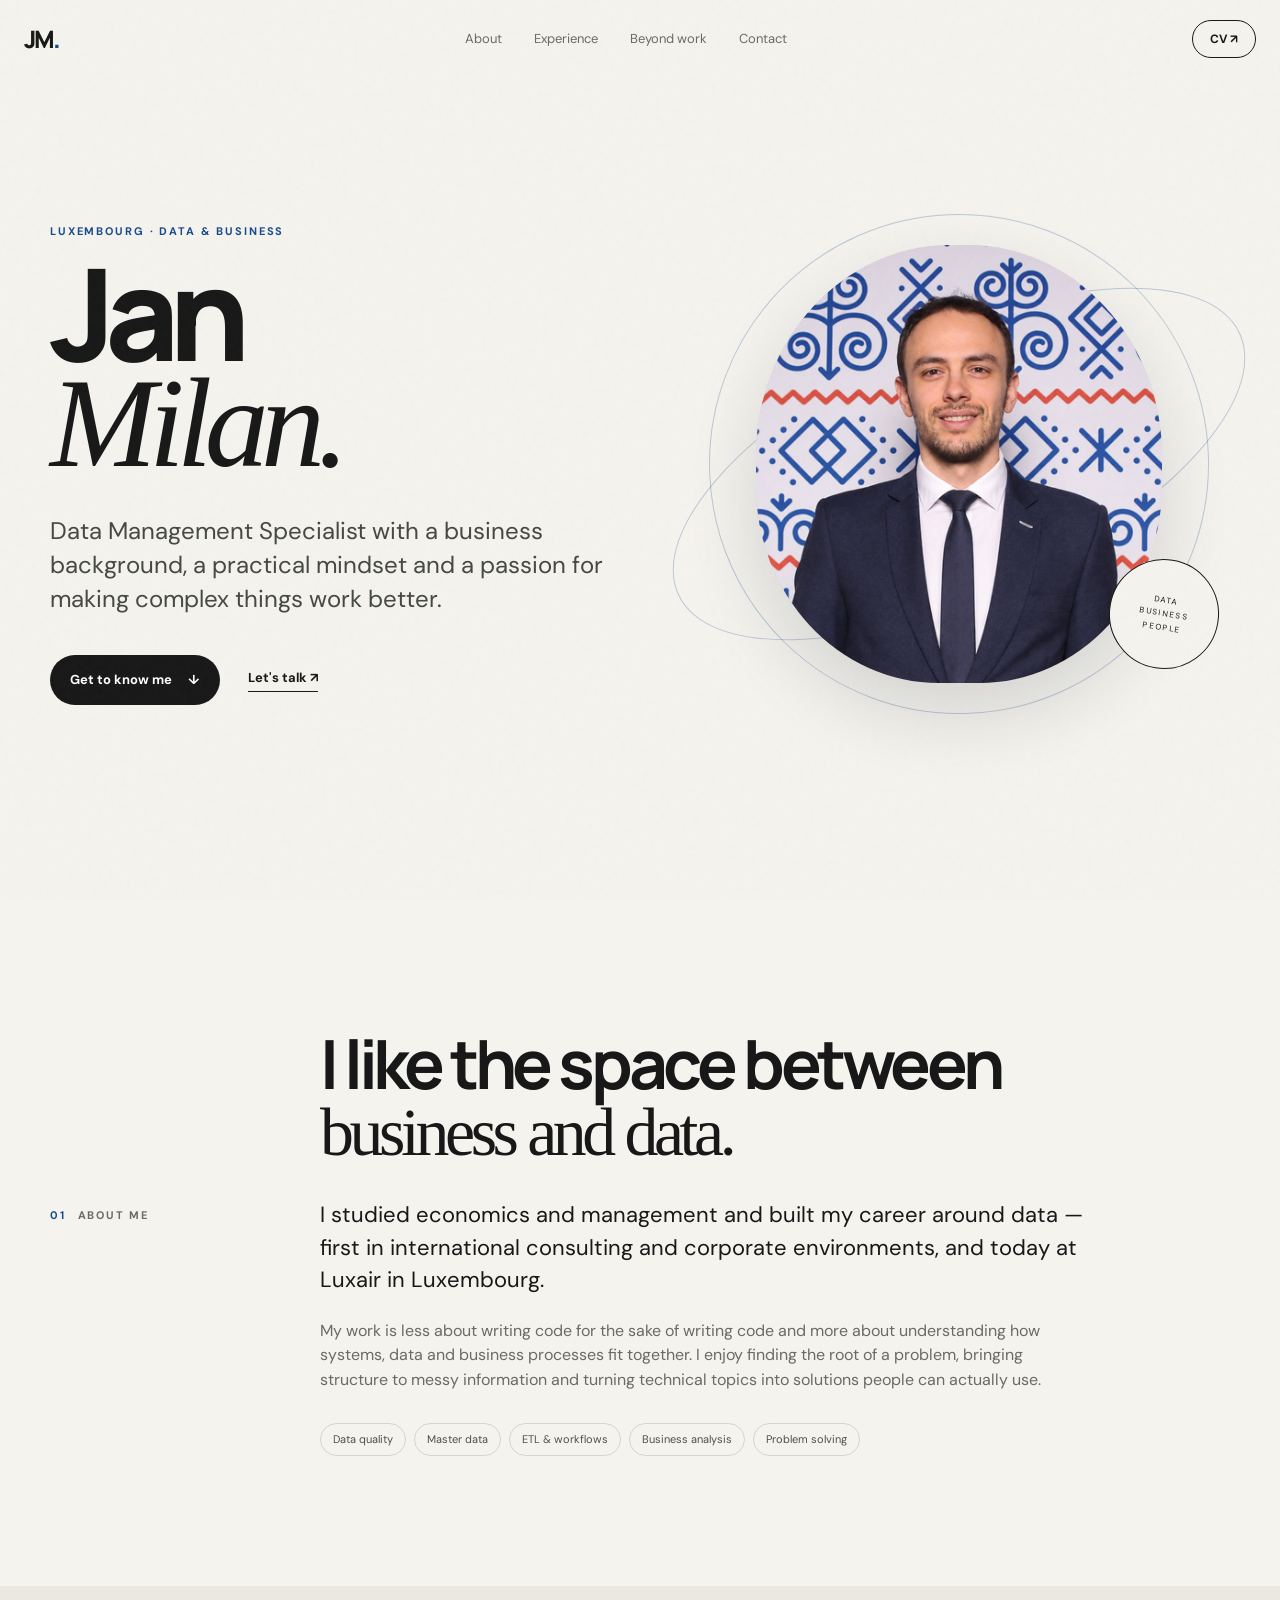
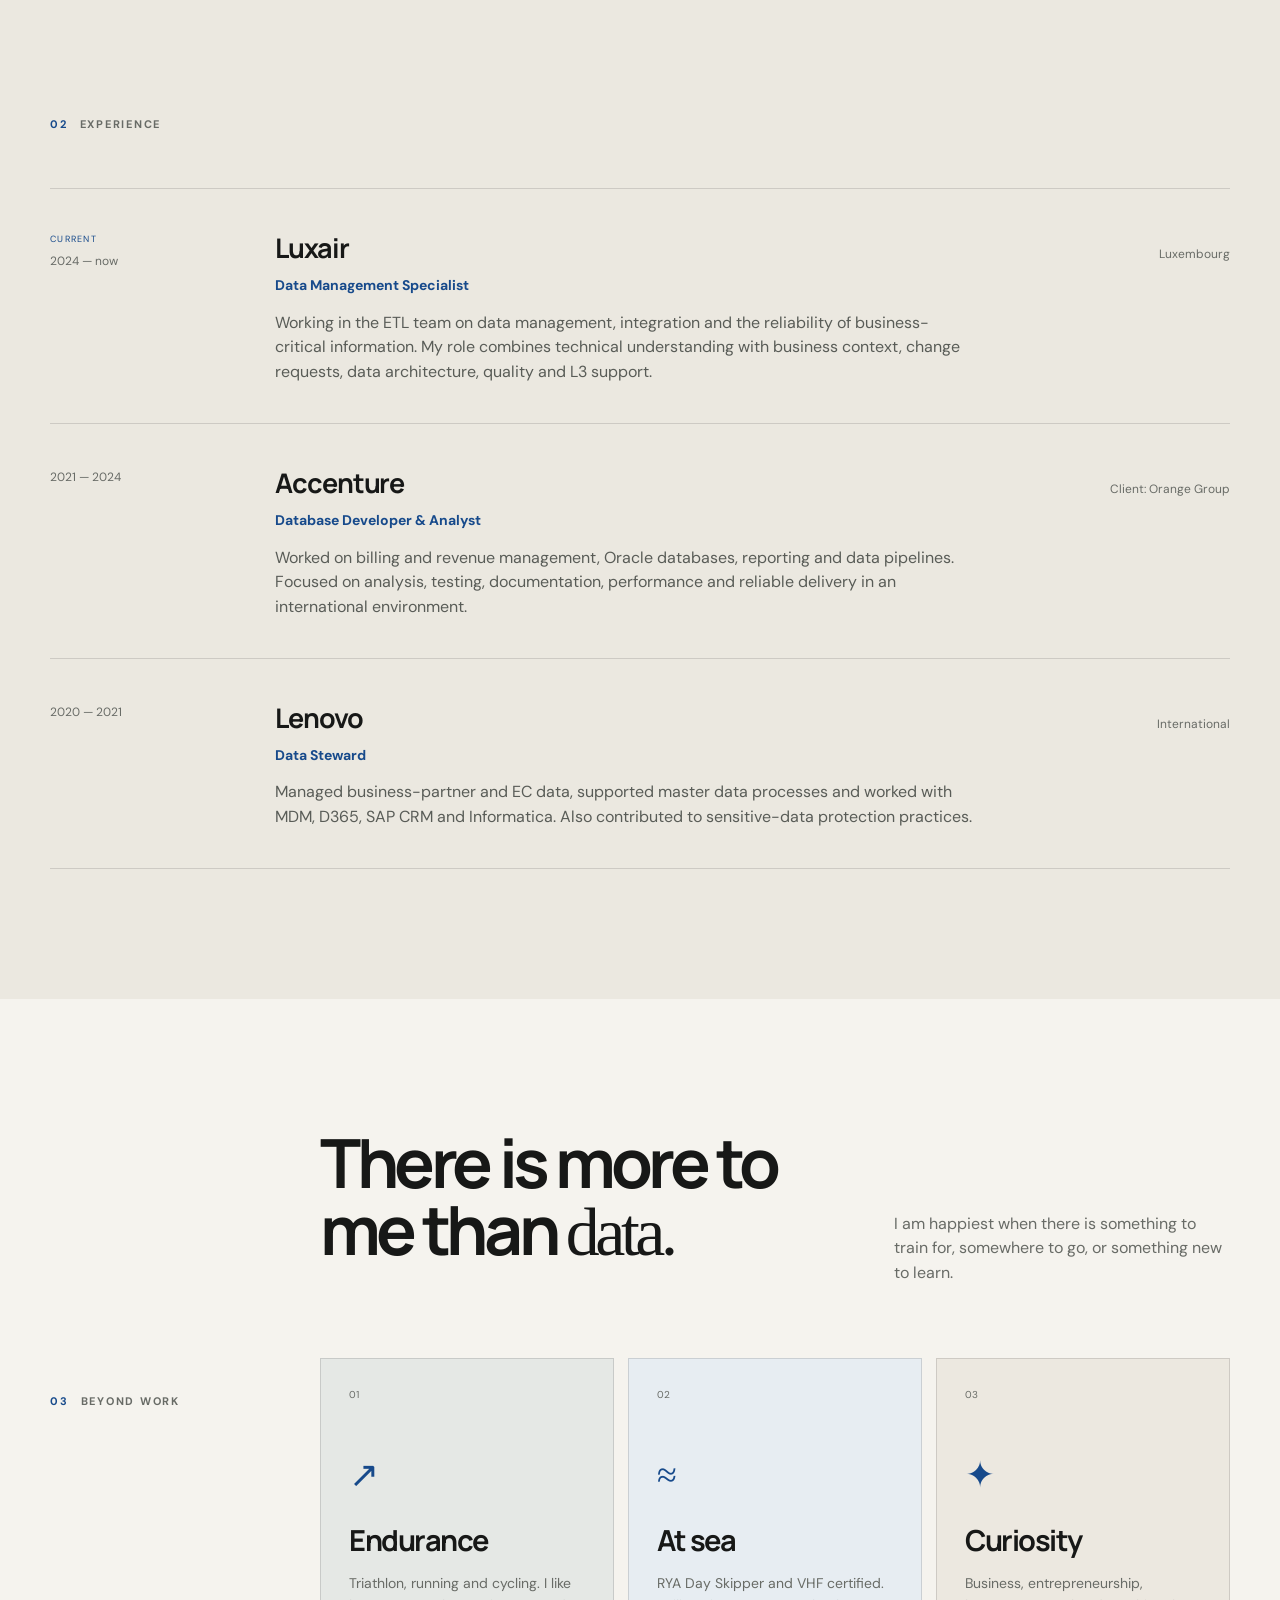
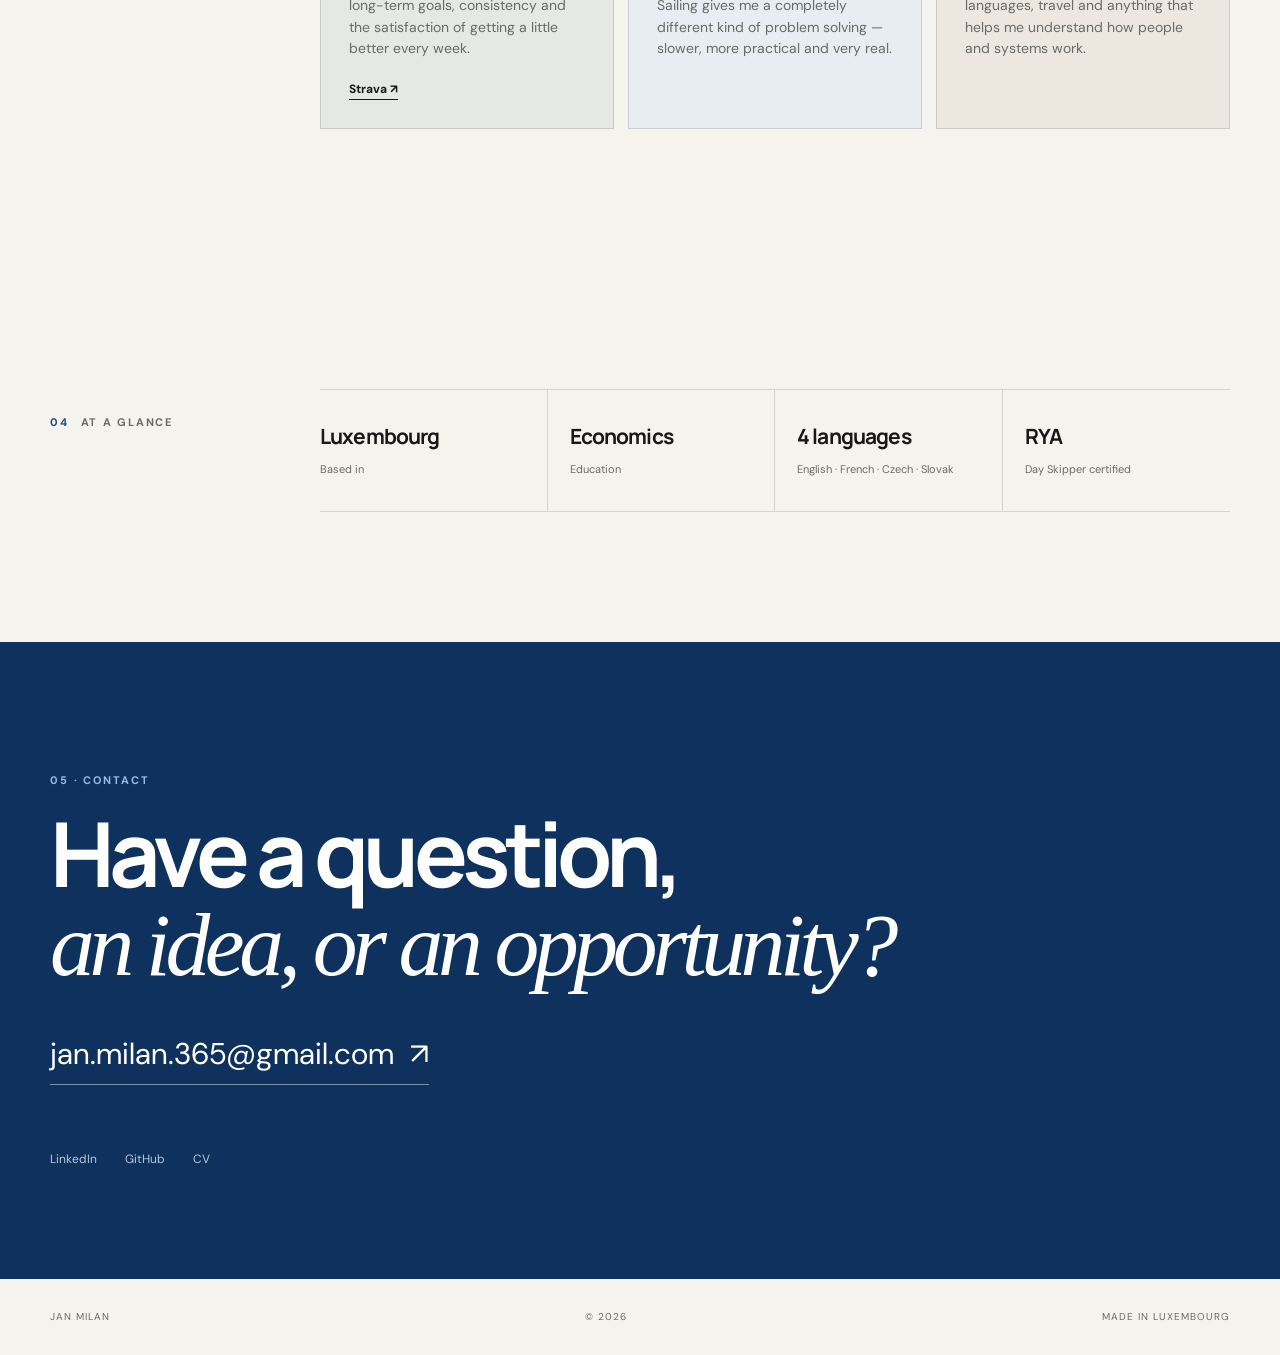
<file: index.html>
<!doctype html>
<html lang="en">
<head>
  <meta charset="utf-8">
  <meta name="viewport" content="width=device-width, initial-scale=1">
  <meta name="description" content="Jan Milan — Data Management Specialist in Luxembourg. Business-minded, data-driven, triathlete and sea skipper.">
  <meta name="theme-color" content="#f5f3ee">
  <title>Jan Milan — Data Management Specialist</title>
  <link rel="preconnect" href="https://fonts.googleapis.com">
  <link rel="preconnect" href="https://fonts.gstatic.com" crossorigin>
  <link href="https://fonts.googleapis.com/css2?family=DM+Sans:wght@400;500;600;700&family=Manrope:wght@500;600;700;800&display=swap" rel="stylesheet">
  <link rel="stylesheet" href="style.css">
</head>
<body>
  <div class="noise"></div>
  <header class="topbar">
    <a class="brand" href="#top" aria-label="Jan Milan home">JM<span>.</span></a>
    <nav>
      <a href="#about">About</a>
      <a href="#experience">Experience</a>
      <a href="#beyond">Beyond work</a>
      <a href="#contact">Contact</a>
    </nav>
    <a class="cv-mini" href="./assets/jan-milan-cv.pdf" target="_blank" rel="noreferrer">CV ↗</a>
  </header>

  <main id="top">
    <section class="hero shell">
      <div class="hero-copy">
        <p class="eyebrow">Luxembourg · Data &amp; business</p>
        <h1>Jan<br><em>Milan.</em></h1>
        <p class="lead">Data Management Specialist with a business background, a practical mindset and a passion for making complex things work better.</p>
        <div class="hero-actions">
          <a class="button button-dark" href="#about">Get to know me <span>↓</span></a>
          <a class="text-link" href="mailto:jan.milan.365@gmail.com">Let's talk <span>↗</span></a>
        </div>
      </div>
      <div class="hero-visual">
        <div class="portrait-frame">
          <img src="./assets/jan-milan.png" alt="Jan Milan">
        </div>
        <div class="orbit orbit-one"></div>
        <div class="orbit orbit-two"></div>
        <div class="stamp"><span>DATA</span><span>BUSINESS</span><span>PEOPLE</span></div>
      </div>
    </section>

    <section id="about" class="section shell about-grid">
      <div class="section-label"><span>01</span> About me</div>
      <div class="about-content">
        <h2>I like the space between <span>business and data.</span></h2>
        <p class="big-copy">I studied economics and management and built my career around data — first in international consulting and corporate environments, and today at Luxair in Luxembourg.</p>
        <p>My work is less about writing code for the sake of writing code and more about understanding how systems, data and business processes fit together. I enjoy finding the root of a problem, bringing structure to messy information and turning technical topics into solutions people can actually use.</p>
        <div class="pill-row">
          <span>Data quality</span><span>Master data</span><span>ETL &amp; workflows</span><span>Business analysis</span><span>Problem solving</span>
        </div>
      </div>
    </section>

    <section id="experience" class="section section-tinted">
      <div class="shell">
        <div class="section-label"><span>02</span> Experience</div>
        <div class="timeline">
          <article class="job current">
            <div class="job-date">2024 — now</div>
            <div class="job-main">
              <div class="job-top"><h3>Luxair</h3><span>Luxembourg</span></div>
              <h4>Data Management Specialist</h4>
              <p>Working in the ETL team on data management, integration and the reliability of business-critical information. My role combines technical understanding with business context, change requests, data architecture, quality and L3 support.</p>
            </div>
          </article>
          <article class="job">
            <div class="job-date">2021 — 2024</div>
            <div class="job-main">
              <div class="job-top"><h3>Accenture</h3><span>Client: Orange Group</span></div>
              <h4>Database Developer &amp; Analyst</h4>
              <p>Worked on billing and revenue management, Oracle databases, reporting and data pipelines. Focused on analysis, testing, documentation, performance and reliable delivery in an international environment.</p>
            </div>
          </article>
          <article class="job">
            <div class="job-date">2020 — 2021</div>
            <div class="job-main">
              <div class="job-top"><h3>Lenovo</h3><span>International</span></div>
              <h4>Data Steward</h4>
              <p>Managed business-partner and EC data, supported master data processes and worked with MDM, D365, SAP CRM and Informatica. Also contributed to sensitive-data protection practices.</p>
            </div>
          </article>
        </div>
      </div>
    </section>

    <section id="beyond" class="section shell beyond-grid">
      <div class="section-label"><span>03</span> Beyond work</div>
      <div class="beyond-content">
        <div class="intro-row">
          <h2>There is more to me than <span>data.</span></h2>
          <p>I am happiest when there is something to train for, somewhere to go, or something new to learn.</p>
        </div>
        <div class="interest-grid">
          <article class="interest-card athlete">
            <div class="card-number">01</div>
            <div class="icon">↗</div>
            <h3>Endurance</h3>
            <p>Triathlon, running and cycling. I like long-term goals, consistency and the satisfaction of getting a little better every week.</p>
            <a href="https://www.strava.com/athletes/87477527" target="_blank" rel="noreferrer">Strava <span>↗</span></a>
          </article>
          <article class="interest-card sea">
            <div class="card-number">02</div>
            <div class="icon">≈</div>
            <h3>At sea</h3>
            <p>RYA Day Skipper and VHF certified. Sailing gives me a completely different kind of problem solving — slower, more practical and very real.</p>
          </article>
          <article class="interest-card curious">
            <div class="card-number">03</div>
            <div class="icon">✦</div>
            <h3>Curiosity</h3>
            <p>Business, entrepreneurship, languages, travel and anything that helps me understand how people and systems work.</p>
          </article>
        </div>
      </div>
    </section>

    <section class="section shell facts-grid">
      <div class="section-label"><span>04</span> At a glance</div>
      <div class="facts">
        <div class="fact"><strong>Luxembourg</strong><span>Based in</span></div>
        <div class="fact"><strong>Economics</strong><span>Education</span></div>
        <div class="fact"><strong>4 languages</strong><span>English · French · Czech · Slovak</span></div>
        <div class="fact"><strong>RYA</strong><span>Day Skipper certified</span></div>
      </div>
    </section>

    <section id="contact" class="contact-section">
      <div class="shell contact-inner">
        <p class="eyebrow">05 · Contact</p>
        <h2>Have a question,<br><em>an idea, or an opportunity?</em></h2>
        <a class="email-link" href="mailto:jan.milan.365@gmail.com">jan.milan.365@gmail.com <span>↗</span></a>
        <div class="socials">
          <a href="https://www.linkedin.com/in/jan-milan/" target="_blank" rel="noreferrer">LinkedIn</a>
          <a href="https://github.com/xmilan365" target="_blank" rel="noreferrer">GitHub</a>
          <a href="./assets/jan-milan-cv.pdf" target="_blank" rel="noreferrer">CV</a>
        </div>
      </div>
    </section>
  </main>

  <footer class="footer shell">
    <span>Jan Milan</span>
    <span>© 2026</span>
    <span>Made in Luxembourg</span>
  </footer>
</body>
</html>
</file>
<file: style.css>
:root {
  --paper: #f5f3ee;
  --paper-2: #ebe8e0;
  --ink: #171817;
  --muted: #686b66;
  --line: rgba(23,24,23,.14);
  --blue: #174a8b;
  --blue-dark: #0e315d;
  --white: #fff;
  --serif: Georgia, 'Times New Roman', serif;
  --sans: 'DM Sans', Arial, sans-serif;
  --display: 'Manrope', Arial, sans-serif;
}
* { box-sizing: border-box; }
html { scroll-behavior: smooth; }
body { margin:0; background:var(--paper); color:var(--ink); font-family:var(--sans); line-height:1.55; }
a { color:inherit; text-decoration:none; }
.noise { position:fixed; inset:0; pointer-events:none; opacity:.035; z-index:20; background-image:url("data:image/svg+xml,%3Csvg viewBox='0 0 180 180' xmlns='http://www.w3.org/2000/svg'%3E%3Cfilter id='n'%3E%3CfeTurbulence type='fractalNoise' baseFrequency='.9' numOctaves='4' stitchTiles='stitch'/%3E%3C/filter%3E%3Crect width='100%25' height='100%25' filter='url(%23n)' opacity='.8'/%3E%3C/svg%3E"); }
.shell { width:min(1180px, calc(100% - 48px)); margin:auto; }
.topbar { height:78px; display:flex; align-items:center; justify-content:space-between; width:min(1280px, calc(100% - 48px)); margin:auto; position:relative; z-index:5; }
.brand { font-family:var(--display); font-weight:800; font-size:24px; letter-spacing:-.08em; }
.brand span { color:var(--blue); }
.topbar nav { display:flex; gap:32px; font-size:13px; color:var(--muted); }
.topbar nav a:hover, .socials a:hover { color:var(--blue); }
.cv-mini { border:1px solid var(--ink); border-radius:100px; padding:9px 17px; font-size:12px; font-weight:700; }
.hero { min-height:calc(100vh - 78px); display:grid; grid-template-columns:1.05fr .95fr; align-items:center; gap:40px; padding:50px 0 100px; }
.eyebrow { text-transform:uppercase; letter-spacing:.17em; font-size:11px; font-weight:700; color:var(--blue); margin:0 0 20px; }
h1,h2,h3,h4,p { margin-top:0; }
h1 { font-family:var(--display); font-size:clamp(72px, 10vw, 142px); line-height:.82; letter-spacing:-.085em; margin:0 0 38px; font-weight:800; }
h1 em, h2 em { font-family:var(--serif); font-weight:400; letter-spacing:-.06em; }
.lead { max-width:580px; font-size:clamp(18px,2vw,24px); line-height:1.42; color:#454843; }
.hero-actions { display:flex; align-items:center; gap:28px; margin-top:38px; }
.button { display:inline-flex; align-items:center; gap:16px; padding:15px 20px; border-radius:100px; font-size:13px; font-weight:700; }
.button-dark { background:var(--ink); color:var(--white); }
.text-link { font-size:13px; font-weight:700; border-bottom:1px solid var(--ink); padding-bottom:3px; }
.hero-visual { position:relative; min-height:570px; display:grid; place-items:center; }
.portrait-frame { width:min(430px, 75%); aspect-ratio:1/1.08; border-radius:48% 48% 45% 45%; overflow:hidden; background:#d5d7d4; position:relative; z-index:2; box-shadow:0 30px 70px rgba(18,29,41,.14); }
.portrait-frame img { width:100%; height:100%; object-fit:cover; object-position:center; }
.orbit { position:absolute; border:1px solid rgba(23,74,139,.25); border-radius:50%; }
.orbit-one { width:500px; height:500px; transform:rotate(-24deg); }
.orbit-two { width:620px; height:260px; transform:rotate(-25deg); }
.stamp { position:absolute; z-index:3; right:2%; bottom:14%; width:110px; height:110px; border:1px solid var(--ink); border-radius:50%; background:var(--paper); display:grid; place-content:center; text-align:center; font-size:8px; letter-spacing:.18em; line-height:1.7; transform:rotate(9deg); }
.section { padding:130px 0; }
.section-tinted { background:var(--paper-2); }
.section-label { font-size:11px; text-transform:uppercase; letter-spacing:.16em; font-weight:700; color:var(--muted); display:flex; gap:12px; align-items:center; margin-bottom:55px; }
.section-label span { color:var(--blue); }
.about-grid, .beyond-grid, .facts-grid { display:grid; grid-template-columns:220px 1fr; gap:50px; }
.about-content { max-width:850px; }
h2 { font-family:var(--display); font-size:clamp(40px,5.3vw,70px); line-height:.98; letter-spacing:-.065em; margin-bottom:32px; }
h2 span { font-family:var(--serif); font-weight:400; }
.big-copy { font-size:22px; line-height:1.48; max-width:780px; }
.about-content > p:not(.big-copy) { color:var(--muted); max-width:730px; }
.pill-row { display:flex; flex-wrap:wrap; gap:8px; margin-top:30px; }
.pill-row span { border:1px solid var(--line); padding:7px 12px; border-radius:100px; font-size:11px; color:#4d504c; }
.timeline { border-top:1px solid var(--line); }
.job { display:grid; grid-template-columns:180px 1fr; gap:45px; padding:38px 0; border-bottom:1px solid var(--line); }
.job-date { color:var(--muted); font-size:12px; padding-top:6px; }
.job-top { display:flex; justify-content:space-between; align-items:baseline; gap:20px; }
.job-top h3 { font-family:var(--display); font-size:27px; letter-spacing:-.04em; margin:0; }
.job-top span { color:var(--muted); font-size:12px; }
.job h4 { font-size:14px; color:var(--blue); margin:6px 0 14px; }
.job p { color:#595c57; max-width:700px; margin:0; }
.job.current .job-date::before { content:'CURRENT'; display:block; color:var(--blue); font-size:9px; letter-spacing:.14em; margin-bottom:5px; }
.intro-row { display:grid; grid-template-columns:1.2fr .8fr; gap:70px; align-items:end; }
.intro-row p { color:var(--muted); max-width:380px; margin:0 0 12px; }
.interest-grid { display:grid; grid-template-columns:repeat(3,1fr); gap:14px; margin-top:60px; }
.interest-card { min-height:350px; padding:28px; border:1px solid var(--line); position:relative; display:flex; flex-direction:column; overflow:hidden; }
.interest-card:hover { transform:translateY(-3px); transition:.25s ease; }
.card-number { font-size:10px; color:var(--muted); }
.icon { margin-top:45px; font-size:36px; font-family:var(--serif); color:var(--blue); }
.interest-card h3 { font-family:var(--display); font-size:29px; letter-spacing:-.05em; margin:15px 0 10px; }
.interest-card p { color:var(--muted); font-size:14px; margin-bottom:20px; }
.interest-card a { margin-top:auto; font-size:12px; font-weight:700; border-bottom:1px solid var(--ink); width:max-content; }
.athlete { background:#e5e8e5; }
.sea { background:#e7edf2; }
.curious { background:#ece8e0; }
.facts { display:grid; grid-template-columns:repeat(4,1fr); border-top:1px solid var(--line); border-bottom:1px solid var(--line); }
.fact { padding:30px 18px 30px 0; border-right:1px solid var(--line); margin:0; }
.fact:not(:first-child) { padding-left:22px; }
.fact:last-child { border-right:0; }
.fact strong { display:block; font-family:var(--display); font-size:21px; letter-spacing:-.04em; margin-bottom:4px; }
.fact span { font-size:11px; color:var(--muted); }
.contact-section { background:var(--blue-dark); color:var(--white); padding:130px 0 110px; }
.contact-section .eyebrow { color:#9bbbe4; }
.contact-section h2 { font-size:clamp(48px,7vw,92px); max-width:900px; }
.email-link { display:inline-flex; align-items:center; gap:16px; font-size:clamp(20px,2.5vw,30px); border-bottom:1px solid rgba(255,255,255,.45); padding-bottom:7px; margin-top:10px; }
.socials { display:flex; gap:28px; margin-top:65px; color:#b9c8da; font-size:12px; }
.socials a { transition:.2s; }
.footer { min-height:76px; display:flex; justify-content:space-between; align-items:center; color:var(--muted); font-size:10px; text-transform:uppercase; letter-spacing:.1em; }
@media (max-width: 800px) {
  .shell,.topbar { width:min(100% - 32px, 1180px); }
  .topbar { height:68px; }
  .topbar nav { display:none; }
  .hero { grid-template-columns:1fr; padding-top:45px; min-height:auto; }
  .hero-visual { min-height:420px; }
  .portrait-frame { width:min(350px,75vw); }
  .orbit-one { width:390px; height:390px; }
  .orbit-two { width:460px; height:200px; }
  .stamp { right:8%; bottom:7%; }
  .section { padding:85px 0; }
  .about-grid,.beyond-grid,.facts-grid { grid-template-columns:1fr; gap:0; }
  .section-label { margin-bottom:30px; }
  .intro-row { grid-template-columns:1fr; gap:0; }
  .interest-grid { grid-template-columns:1fr; }
  .job { grid-template-columns:1fr; gap:10px; }
  .job-top { display:block; }
  .job-top span { display:block; margin-top:4px; }
  .facts { grid-template-columns:1fr 1fr; }
  .fact:nth-child(2) { border-right:0; }
  .fact:nth-child(3),.fact:nth-child(4) { border-top:1px solid var(--line); }
  .fact:nth-child(3) { padding-left:0; }
  .fact:nth-child(4) { padding-left:22px; }
  .contact-section { padding:90px 0; }
  .socials { margin-top:45px; }
}
@media (max-width: 480px) {
  h1 { font-size:76px; }
  .lead { font-size:18px; }
  .hero-actions { gap:18px; }
  .facts { grid-template-columns:1fr; }
  .fact,.fact:not(:first-child) { border-right:0; padding:20px 0; border-top:1px solid var(--line); }
  .fact:first-child { border-top:0; }
  .footer { flex-wrap:wrap; gap:8px; padding:20px 0; }
}
</file>
